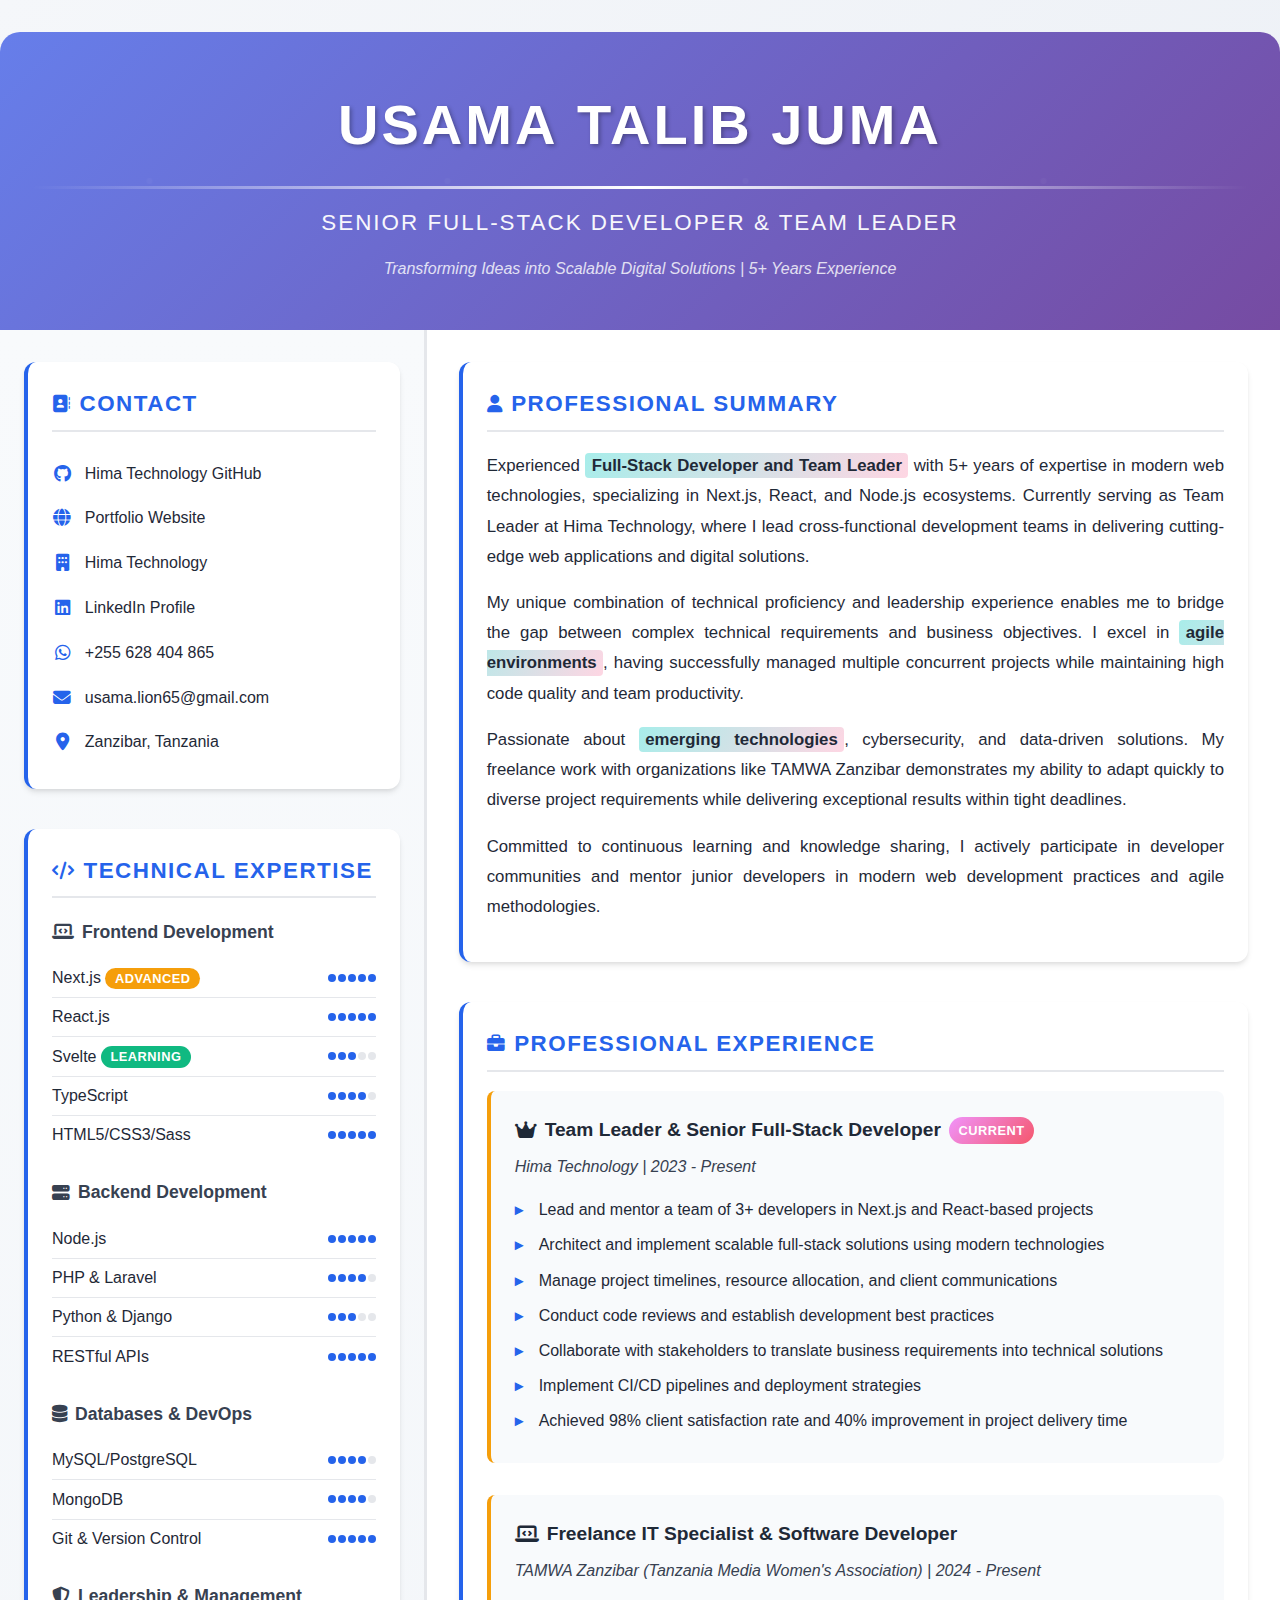
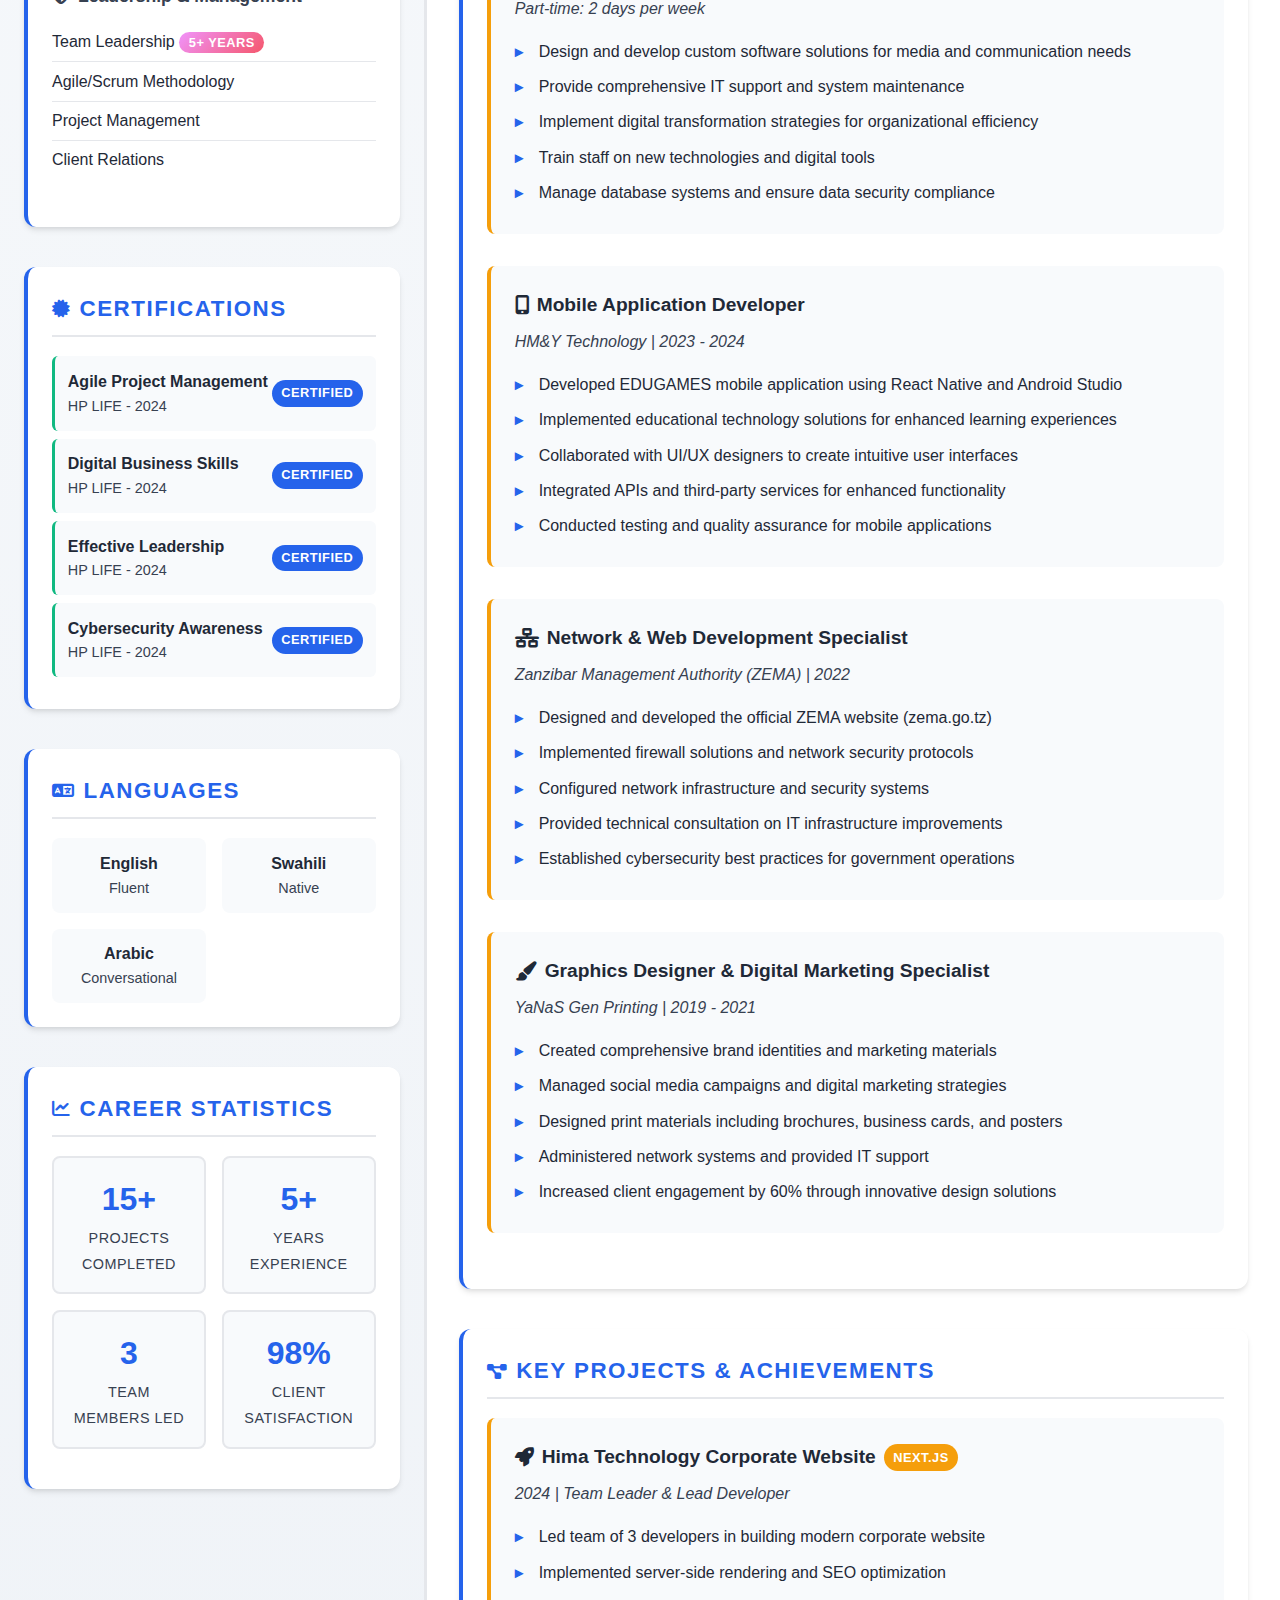
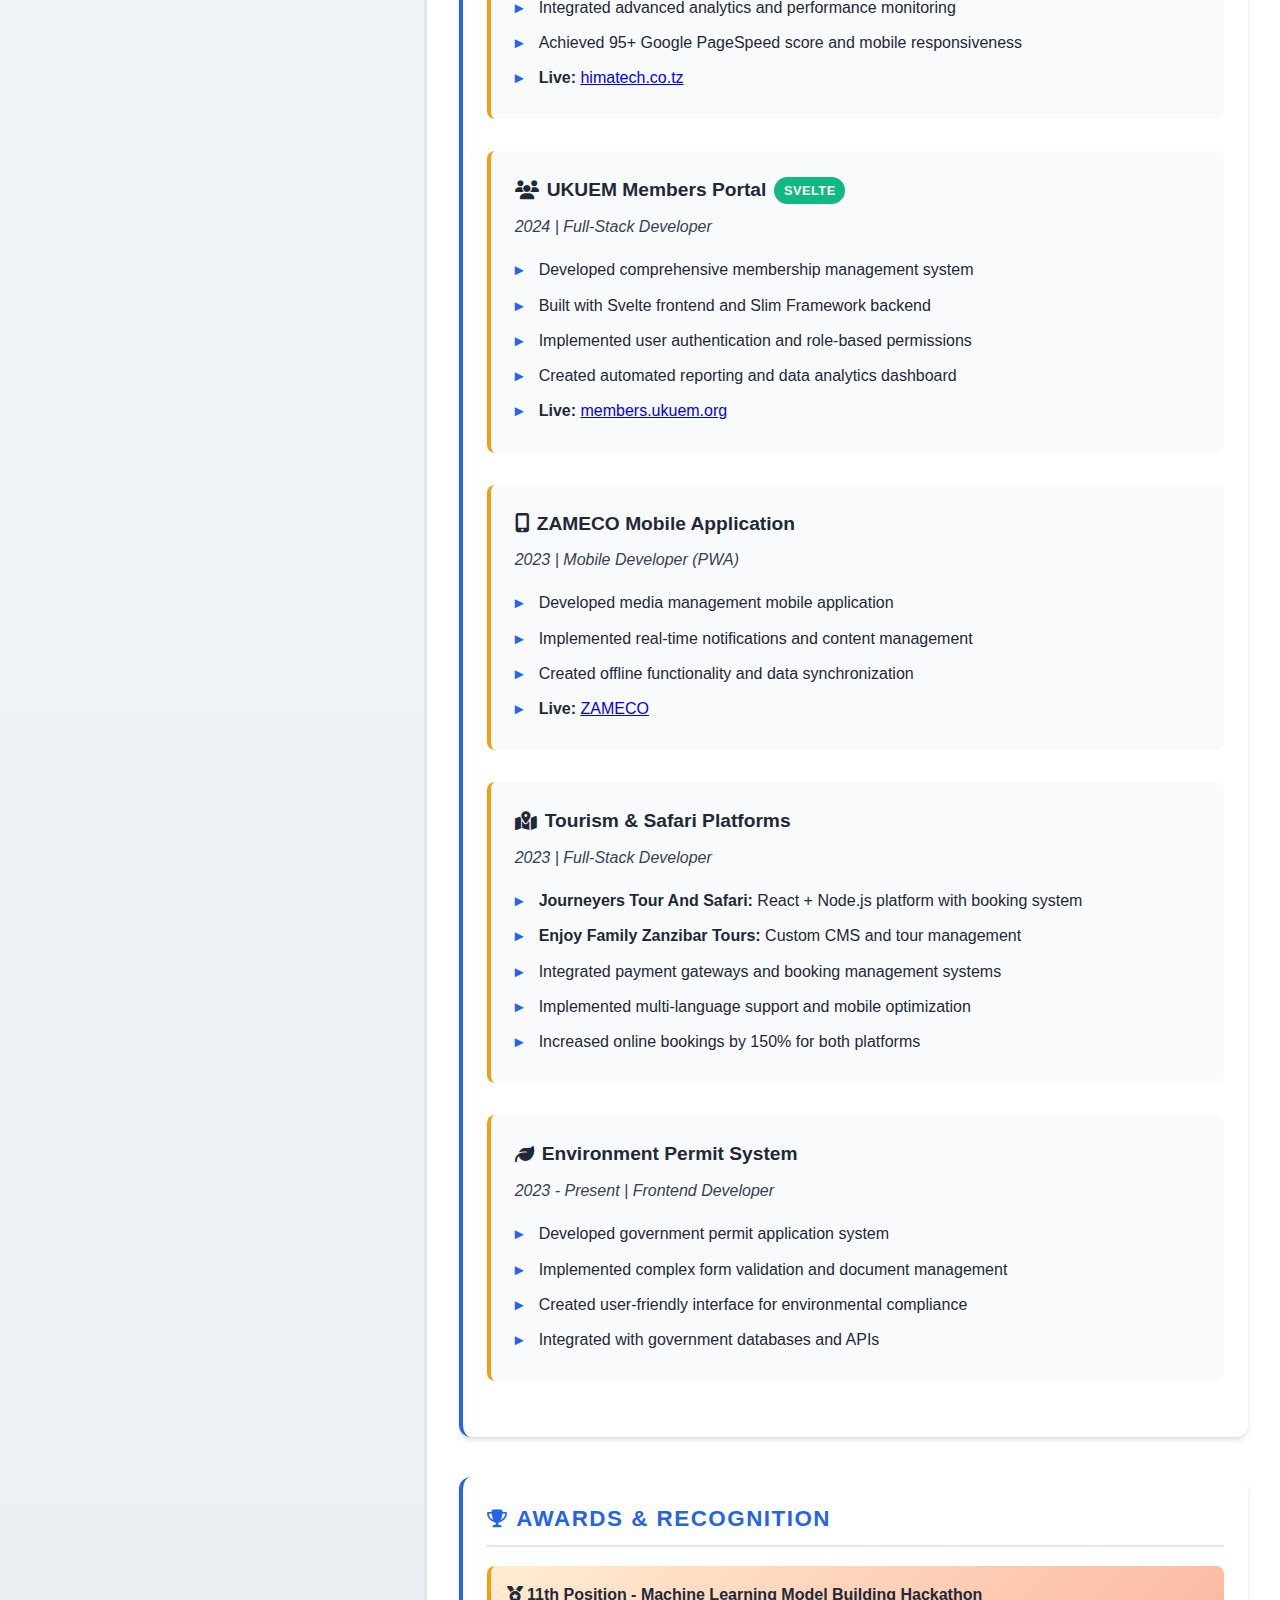
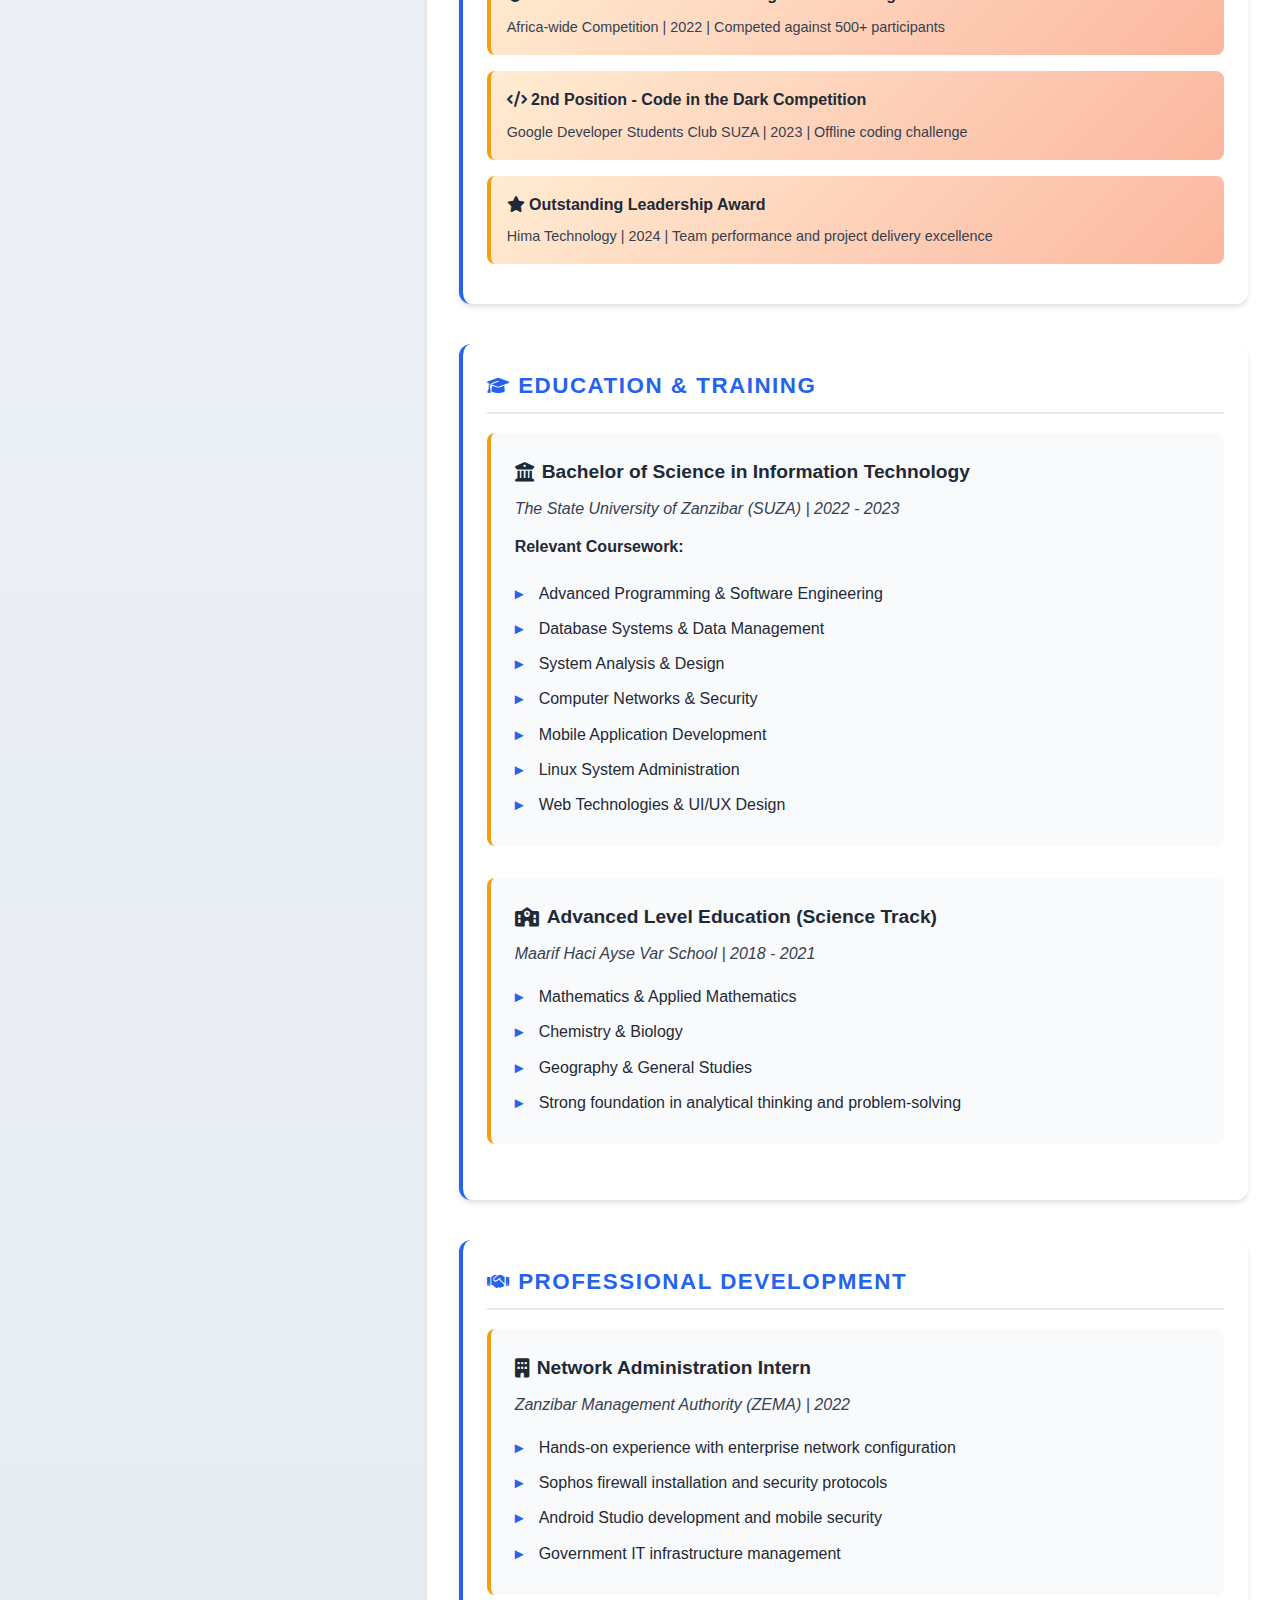
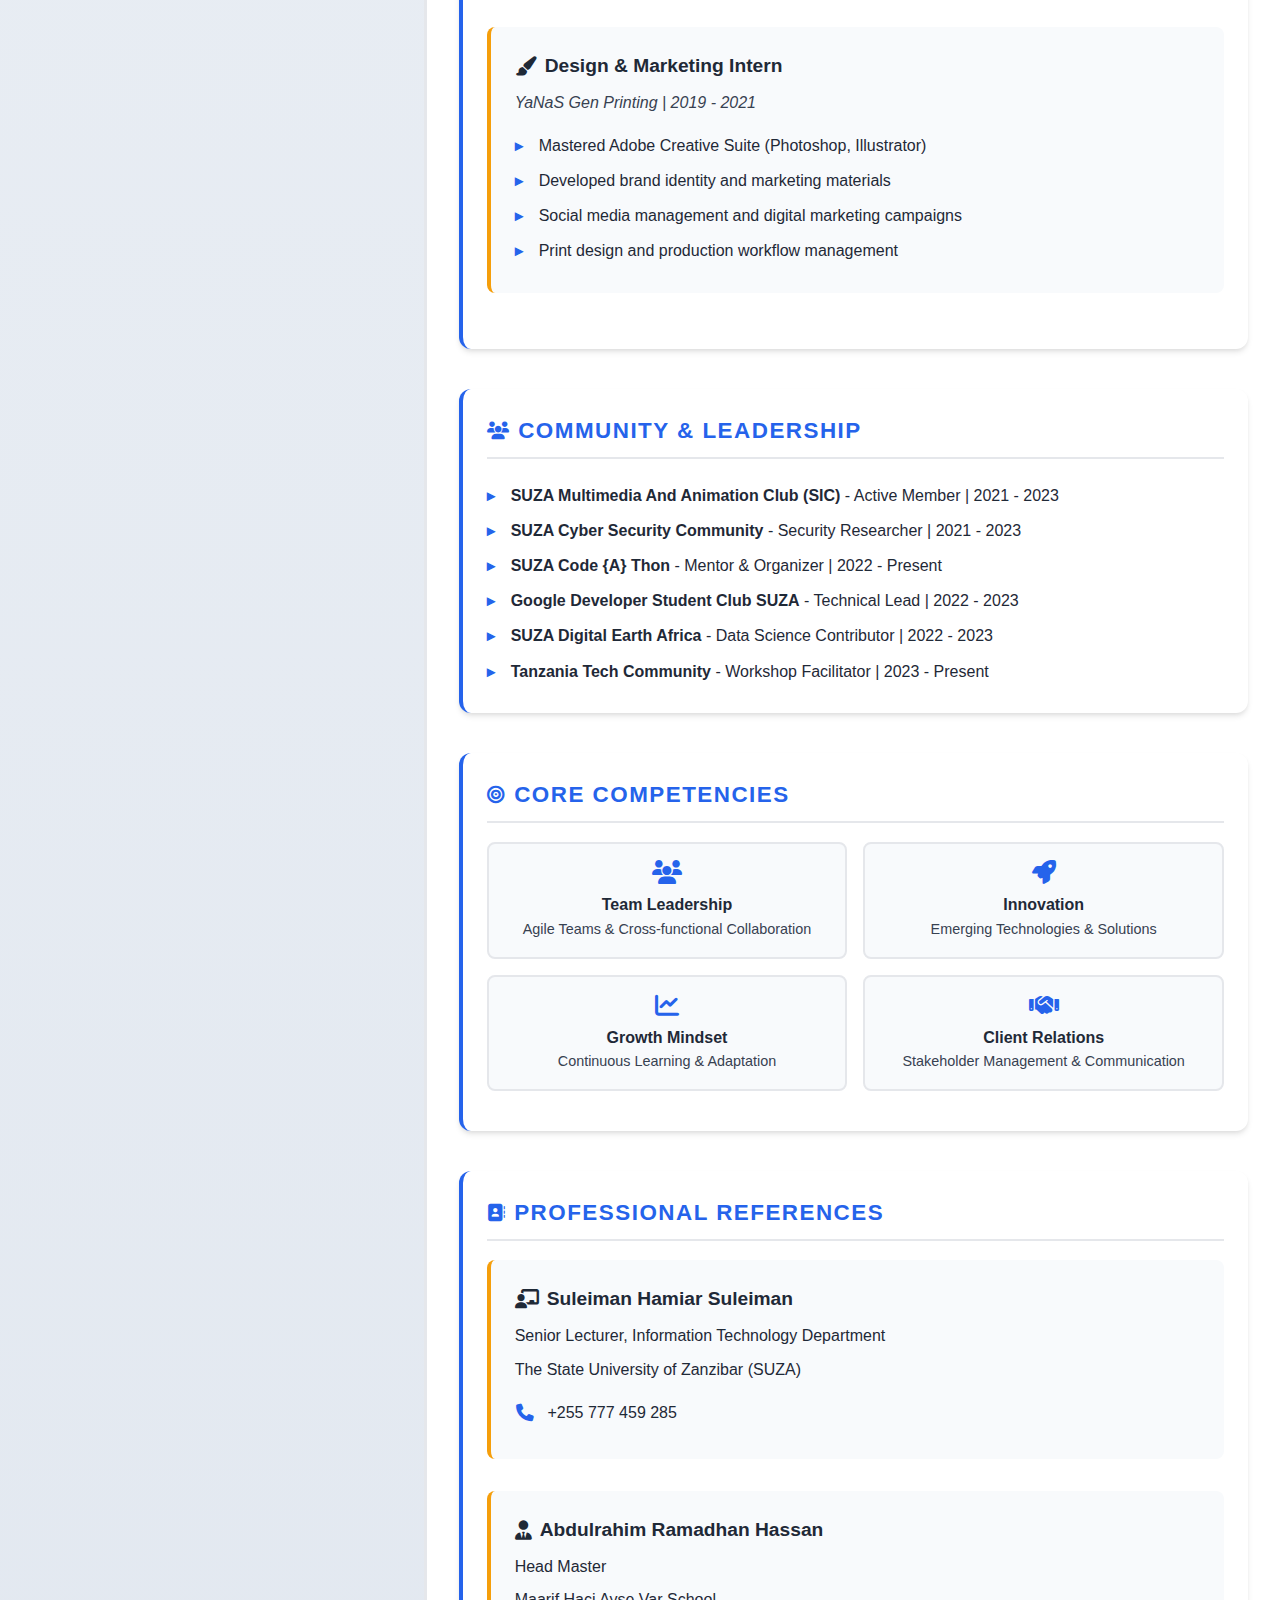
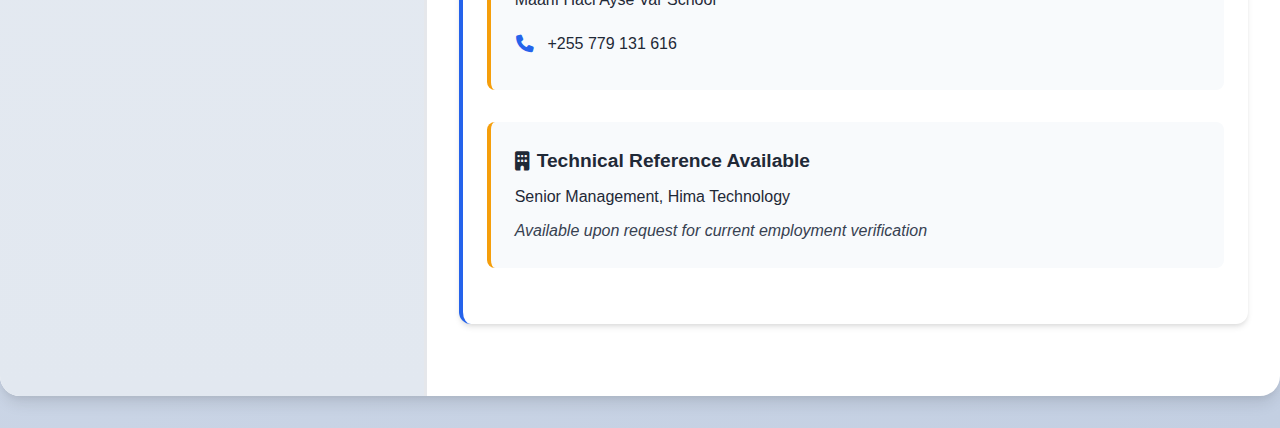
<file: index.html>
<!DOCTYPE html>
<html lang="en">

<head>
    <meta charset="UTF-8">
    <meta http-equiv="X-UA-Compatible" content="IE=edge">
    <meta name="viewport" content="width=device-width, initial-scale=1">
    <link rel="stylesheet" href="https://cdnjs.cloudflare.com/ajax/libs/font-awesome/6.4.0/css/all.min.css">
    <style>
        :root {
            --primary-blue: #2563eb;
            --secondary-blue: #1d4ed8;
            --accent-gold: #f59e0b;
            --dark-gold: #d97706;
            --success-green: #10b981;
            --dark-green: #059669;
            --light-gray: #f8fafc;
            --medium-gray: #e5e7eb;
            --dark-gray: #374151;
            --text-dark: #1f2937;
            --gradient-1: linear-gradient(135deg, #667eea 0%, #764ba2 100%);
            --gradient-2: linear-gradient(135deg, #f093fb 0%, #f5576c 100%);
            --shadow-light: 0 4px 6px -1px rgba(0, 0, 0, 0.1), 0 2px 4px -1px rgba(0, 0, 0, 0.06);
            --shadow-medium: 0 10px 15px -3px rgba(0, 0, 0, 0.1), 0 4px 6px -2px rgba(0, 0, 0, 0.05);
        }

        * {
            margin: 0;
            padding: 0;
            box-sizing: border-box;
        }

        body {
            font-family: 'Segoe UI', Tahoma, Geneva, Verdana, sans-serif;
            line-height: 1.6;
            color: var(--text-dark);
            background: linear-gradient(135deg, #f5f7fa 0%, #c3cfe2 100%);
            min-height: 100vh;
        }

        .container {
            max-width: 1400px;
            margin: 0 auto;
            background: white;
            box-shadow: var(--shadow-medium);
            border-radius: 20px;
            overflow: hidden;
            margin-top: 2rem;
            margin-bottom: 2rem;
        }

        #header {
            background: var(--gradient-1);
            color: white;
            padding: 3rem 2rem;
            text-align: center;
            position: relative;
            overflow: hidden;
        }

        #header::before {
            content: '';
            position: absolute;
            top: 0;
            left: 0;
            right: 0;
            bottom: 0;
            background: url('data:image/svg+xml,<svg xmlns="http://www.w3.org/2000/svg" viewBox="0 0 100 100"><defs><pattern id="grain" width="100" height="100" patternUnits="userSpaceOnUse"><circle cx="50" cy="50" r="1" fill="white" opacity="0.1"/></pattern></defs><rect width="100" height="100" fill="url(%23grain)"/></svg>');
            opacity: 0.3;
        }

        #header .header-content {
            position: relative;
            z-index: 2;
        }

        #header h1 {
            font-size: 3.5rem;
            margin-bottom: 0.5rem;
            letter-spacing: 3px;
            font-weight: 700;
            text-shadow: 2px 2px 4px rgba(0, 0, 0, 0.3);
        }

        #header .subtitle {
            font-size: 1.4rem;
            letter-spacing: 2px;
            margin-bottom: 1rem;
            opacity: 0.95;
        }

        #header .tagline {
            font-size: 1rem;
            opacity: 0.8;
            font-style: italic;
            max-width: 600px;
            margin: 0 auto;
        }

        .divider {
            height: 3px;
            background: linear-gradient(90deg, transparent, white, transparent);
            margin: 1rem 0;
            border-radius: 2px;
        }

        main {
            display: grid;
            grid-template-columns: 1fr 2fr;
            gap: 0;
            min-height: calc(100vh - 200px);
        }

        #mainLeft {
            background: linear-gradient(180deg, #f8fafc 0%, #e2e8f0 100%);
            padding: 2rem 1.5rem;
            border-right: 3px solid var(--medium-gray);
        }

        #mainRight {
            padding: 2rem 2rem;
        }

        section {
            margin-bottom: 2.5rem;
            padding: 1.5rem;
            background: white;
            border-radius: 12px;
            box-shadow: var(--shadow-light);
            border-left: 4px solid var(--primary-blue);
            transition: transform 0.3s ease, box-shadow 0.3s ease;
        }

        section:hover {
            transform: translateY(-2px);
            box-shadow: var(--shadow-medium);
        }

        .section-icon {
            display: inline-block;
            margin-right: 0.5rem;
            color: var(--primary-blue);
            font-size: 1.1rem;
        }

        h2 {
            color: var(--primary-blue);
            margin-bottom: 1.2rem;
            font-size: 1.4rem;
            text-transform: uppercase;
            letter-spacing: 1.5px;
            font-weight: 600;
            display: flex;
            align-items: center;
            border-bottom: 2px solid var(--medium-gray);
            padding-bottom: 0.5rem;
        }

        .skill-category {
            margin-bottom: 1.5rem;
        }

        .skill-category h3 {
            color: var(--dark-gray);
            font-size: 1.1rem;
            margin-bottom: 0.8rem;
            display: flex;
            align-items: center;
            gap: 0.5rem;
        }

        .skill-item {
            display: flex;
            justify-content: space-between;
            align-items: center;
            padding: 0.4rem 0;
            border-bottom: 1px solid var(--medium-gray);
        }

        .skill-item:last-child {
            border-bottom: none;
        }

        .skill-level {
            display: flex;
            gap: 2px;
        }

        .skill-dot {
            width: 8px;
            height: 8px;
            border-radius: 50%;
            background: var(--medium-gray);
        }

        .skill-dot.filled {
            background: var(--primary-blue);
        }

        .badge {
            padding: 0.2rem 0.6rem;
            border-radius: 20px;
            font-size: 0.8rem;
            font-weight: 600;
            text-transform: uppercase;
            letter-spacing: 0.5px;
        }

        .badge-new {
            background: var(--success-green);
            color: white;
        }

        .badge-advanced {
            background: var(--accent-gold);
            color: white;
        }

        .badge-leader {
            background: var(--gradient-2);
            color: white;
        }

        .badge-certified {
            background: var(--primary-blue);
            color: white;
        }

        .contact-item {
            display: flex;
            align-items: center;
            gap: 0.8rem;
            padding: 0.6rem 0;
            transition: all 0.3s ease;
        }

        .contact-item:hover {
            transform: translateX(5px);
            color: var(--primary-blue);
        }

        .contact-item i {
            color: var(--primary-blue);
            width: 20px;
            text-align: center;
            font-size: 1.1rem;
        }

        .contact-item a {
            color: inherit;
            text-decoration: none;
            transition: color 0.3s;
        }

        .contact-item a:hover {
            color: var(--accent-gold);
        }

        .experience-item,
        .project-item,
        .education-item {
            margin-bottom: 2rem;
            padding: 1.5rem;
            background: var(--light-gray);
            border-radius: 8px;
            border-left: 4px solid var(--accent-gold);
        }

        .experience-title,
        .project-title {
            font-size: 1.2rem;
            font-weight: 600;
            color: var(--text-dark);
            margin-bottom: 0.5rem;
            display: flex;
            align-items: center;
            gap: 0.5rem;
        }

        .experience-duration,
        .project-duration {
            color: var(--dark-gray);
            font-style: italic;
            margin-bottom: 0.8rem;
        }

        .achievement-list,
        .responsibility-list {
            list-style: none;
            padding-left: 0;
        }

        .achievement-list li,
        .responsibility-list li {
            padding: 0.3rem 0;
            padding-left: 1.5rem;
            position: relative;
        }

        .achievement-list li:before,
        .responsibility-list li:before {
            content: "▸";
            color: var(--primary-blue);
            position: absolute;
            left: 0;
            font-weight: bold;
        }

        .stats-grid {
            display: grid;
            grid-template-columns: repeat(2, 1fr);
            gap: 1rem;
            margin: 1rem 0;
        }

        .stat-item {
            text-align: center;
            padding: 1rem;
            background: var(--light-gray);
            border-radius: 8px;
            border: 2px solid var(--medium-gray);
        }

        .stat-number {
            font-size: 2rem;
            font-weight: bold;
            color: var(--primary-blue);
            display: block;
        }

        .stat-label {
            font-size: 0.9rem;
            color: var(--dark-gray);
            text-transform: uppercase;
            letter-spacing: 0.5px;
        }

        .languages-grid {
            display: grid;
            grid-template-columns: repeat(2, 1fr);
            gap: 1rem;
        }

        .language-item {
            padding: 0.8rem;
            background: var(--light-gray);
            border-radius: 8px;
            text-align: center;
        }

        .language-name {
            font-weight: 600;
            color: var(--text-dark);
        }

        .language-level {
            font-size: 0.9rem;
            color: var(--dark-gray);
        }

        .about-text {
            text-align: justify;
            line-height: 1.8;
            font-size: 1.05rem;
        }

        .about-text p {
            margin-bottom: 1rem;
        }

        .highlight {
            background: linear-gradient(120deg, #a8edea 0%, #fed6e3 100%);
            padding: 0.2rem 0.4rem;
            border-radius: 4px;
            font-weight: 600;
        }

        @media (max-width: 768px) {
            .container {
                margin: 1rem;
                border-radius: 10px;
            }

            main {
                grid-template-columns: 1fr;
            }

            #header h1 {
                font-size: 2.5rem;
            }

            .stats-grid {
                grid-template-columns: 1fr;
            }

            section {
                padding: 1rem;
            }
        }

        .certification-item {
            display: flex;
            justify-content: space-between;
            align-items: center;
            padding: 0.8rem;
            background: var(--light-gray);
            border-radius: 6px;
            margin-bottom: 0.5rem;
            border-left: 3px solid var(--success-green);
        }

        .cert-info {
            flex: 1;
        }

        .cert-name {
            font-weight: 600;
            color: var(--text-dark);
        }

        .cert-issuer {
            font-size: 0.9rem;
            color: var(--dark-gray);
        }

        .award-item {
            padding: 1rem;
            background: linear-gradient(135deg, #ffecd2 0%, #fcb69f 100%);
            border-radius: 8px;
            margin-bottom: 1rem;
            border-left: 4px solid var(--accent-gold);
        }

        .award-title {
            font-weight: 600;
            color: var(--text-dark);
            margin-bottom: 0.5rem;
        }

        .award-details {
            font-size: 0.9rem;
            color: var(--dark-gray);
        }
    </style>
    <title>Usama Talib Juma - Advanced Resume</title>
</head>

<body>
    <div class="container">
        <header id="header">
            <div class="header-content">
                <h1><b>USAMA</b> TALIB JUMA</h1>
                <div class="divider"></div>
                <div class="subtitle">SENIOR FULL-STACK DEVELOPER & TEAM LEADER</div>
                <div class="tagline">Transforming Ideas into Scalable Digital Solutions | 5+ Years Experience</div>
            </div>
        </header>

        <main>
            <article id="mainLeft">
                <section>
                    <h2><i class="fas fa-address-book section-icon"></i>CONTACT</h2>
                    <div class="contact-item">
                        <i class="fab fa-github"></i>
                        <a href="https://github.com/Hima-Technology" target="_blank">Hima Technology GitHub</a>
                    </div>
                    <div class="contact-item">
                        <i class="fas fa-globe"></i>
                        <a href="https://usamataleb.github.io/resume/" target="_blank">Portfolio Website</a>
                    </div>
                    <div class="contact-item">
                        <i class="fas fa-building"></i>
                        <a href="https://www.himatech.co.tz" target="_blank">Hima Technology</a>
                    </div>
                    <div class="contact-item">
                        <i class="fab fa-linkedin"></i>
                        <a href="#" target="_blank">LinkedIn Profile</a>
                    </div>
                    <div class="contact-item">
                        <i class="fab fa-whatsapp"></i>
                        <a
                            href="https://api.whatsapp.com/send?phone=255749020146&text=Hello! USAMA TALIB, I need to work with you.">+255
                            628 404 865</a>
                    </div>
                    <div class="contact-item">
                        <i class="fas fa-envelope"></i>
                        <a href="mailto:usama.lion65@gmail.com">usama.lion65@gmail.com</a>
                    </div>
                    <div class="contact-item">
                        <i class="fas fa-map-marker-alt"></i>
                        <span>Zanzibar, Tanzania</span>
                    </div>
                </section>

                <section>
                    <h2><i class="fas fa-code section-icon"></i>TECHNICAL EXPERTISE</h2>

                    <div class="skill-category">
                        <h3><i class="fas fa-laptop-code"></i>Frontend Development</h3>
                        <div class="skill-item">
                            <span>Next.js <span class="badge badge-advanced">Advanced</span></span>
                            <div class="skill-level">
                                <div class="skill-dot filled"></div>
                                <div class="skill-dot filled"></div>
                                <div class="skill-dot filled"></div>
                                <div class="skill-dot filled"></div>
                                <div class="skill-dot filled"></div>
                            </div>
                        </div>
                        <div class="skill-item">
                            <span>React.js</span>
                            <div class="skill-level">
                                <div class="skill-dot filled"></div>
                                <div class="skill-dot filled"></div>
                                <div class="skill-dot filled"></div>
                                <div class="skill-dot filled"></div>
                                <div class="skill-dot filled"></div>
                            </div>
                        </div>
                        <div class="skill-item">
                            <span>Svelte <span class="badge badge-new">Learning</span></span>
                            <div class="skill-level">
                                <div class="skill-dot filled"></div>
                                <div class="skill-dot filled"></div>
                                <div class="skill-dot filled"></div>
                                <div class="skill-dot"></div>
                                <div class="skill-dot"></div>
                            </div>
                        </div>
                        <div class="skill-item">
                            <span>TypeScript</span>
                            <div class="skill-level">
                                <div class="skill-dot filled"></div>
                                <div class="skill-dot filled"></div>
                                <div class="skill-dot filled"></div>
                                <div class="skill-dot filled"></div>
                                <div class="skill-dot"></div>
                            </div>
                        </div>
                        <div class="skill-item">
                            <span>HTML5/CSS3/Sass</span>
                            <div class="skill-level">
                                <div class="skill-dot filled"></div>
                                <div class="skill-dot filled"></div>
                                <div class="skill-dot filled"></div>
                                <div class="skill-dot filled"></div>
                                <div class="skill-dot filled"></div>
                            </div>
                        </div>
                    </div>

                    <div class="skill-category">
                        <h3><i class="fas fa-server"></i>Backend Development</h3>
                        <div class="skill-item">
                            <span>Node.js</span>
                            <div class="skill-level">
                                <div class="skill-dot filled"></div>
                                <div class="skill-dot filled"></div>
                                <div class="skill-dot filled"></div>
                                <div class="skill-dot filled"></div>
                                <div class="skill-dot filled"></div>
                            </div>
                        </div>
                        <div class="skill-item">
                            <span>PHP & Laravel</span>
                            <div class="skill-level">
                                <div class="skill-dot filled"></div>
                                <div class="skill-dot filled"></div>
                                <div class="skill-dot filled"></div>
                                <div class="skill-dot filled"></div>
                                <div class="skill-dot"></div>
                            </div>
                        </div>
                        <div class="skill-item">
                            <span>Python & Django</span>
                            <div class="skill-level">
                                <div class="skill-dot filled"></div>
                                <div class="skill-dot filled"></div>
                                <div class="skill-dot filled"></div>
                                <div class="skill-dot"></div>
                                <div class="skill-dot"></div>
                            </div>
                        </div>
                        <div class="skill-item">
                            <span>RESTful APIs</span>
                            <div class="skill-level">
                                <div class="skill-dot filled"></div>
                                <div class="skill-dot filled"></div>
                                <div class="skill-dot filled"></div>
                                <div class="skill-dot filled"></div>
                                <div class="skill-dot filled"></div>
                            </div>
                        </div>
                    </div>

                    <div class="skill-category">
                        <h3><i class="fas fa-database"></i>Databases & DevOps</h3>
                        <div class="skill-item">
                            <span>MySQL/PostgreSQL</span>
                            <div class="skill-level">
                                <div class="skill-dot filled"></div>
                                <div class="skill-dot filled"></div>
                                <div class="skill-dot filled"></div>
                                <div class="skill-dot filled"></div>
                                <div class="skill-dot"></div>
                            </div>
                        </div>
                        <div class="skill-item">
                            <span>MongoDB</span>
                            <div class="skill-level">
                                <div class="skill-dot filled"></div>
                                <div class="skill-dot filled"></div>
                                <div class="skill-dot filled"></div>
                                <div class="skill-dot filled"></div>
                                <div class="skill-dot"></div>
                            </div>
                        </div>
                        <div class="skill-item">
                            <span>Git & Version Control</span>
                            <div class="skill-level">
                                <div class="skill-dot filled"></div>
                                <div class="skill-dot filled"></div>
                                <div class="skill-dot filled"></div>
                                <div class="skill-dot filled"></div>
                                <div class="skill-dot filled"></div>
                            </div>
                        </div>
                        <!-- <div class="skill-item">
                            <span>Docker & Containers</span>
                            <div class="skill-level">
                                <div class="skill-dot filled"></div>
                                <div class="skill-dot filled"></div>
                                <div class="skill-dot filled"></div>
                                <div class="skill-dot"></div>
                                <div class="skill-dot"></div>
                            </div>
                        </div>
                        -->
                    </div>

                    <div class="skill-category">
                        <h3><i class="fas fa-shield-alt"></i>Leadership & Management</h3>
                        <div class="skill-item">
                            <span>Team Leadership <span class="badge badge-leader">5+ Years</span></span>
                        </div>
                        <div class="skill-item">
                            <span>Agile/Scrum Methodology</span>
                        </div>
                        <div class="skill-item">
                            <span>Project Management</span>
                        </div>
                        <div class="skill-item">
                            <span>Client Relations</span>
                        </div>
                    </div>
                </section>

                <section>
                    <h2><i class="fas fa-certificate section-icon"></i>CERTIFICATIONS</h2>
                    <div class="certification-item">
                        <div class="cert-info">
                            <div class="cert-name">Agile Project Management</div>
                            <div class="cert-issuer">HP LIFE - 2024</div>
                        </div>
                        <span class="badge badge-certified">Certified</span>
                    </div>
                    <div class="certification-item">
                        <div class="cert-info">
                            <div class="cert-name">Digital Business Skills</div>
                            <div class="cert-issuer">HP LIFE - 2024</div>
                        </div>
                        <span class="badge badge-certified">Certified</span>
                    </div>
                    <div class="certification-item">
                        <div class="cert-info">
                            <div class="cert-name">Effective Leadership</div>
                            <div class="cert-issuer">HP LIFE - 2024</div>
                        </div>
                        <span class="badge badge-certified">Certified</span>
                    </div>
                    <div class="certification-item">
                        <div class="cert-info">
                            <div class="cert-name">Cybersecurity Awareness</div>
                            <div class="cert-issuer">HP LIFE - 2024</div>
                        </div>
                        <span class="badge badge-certified">Certified</span>
                    </div>
                </section>

                <section>
                    <h2><i class="fas fa-language section-icon"></i>LANGUAGES</h2>
                    <div class="languages-grid">
                        <div class="language-item">
                            <div class="language-name">English</div>
                            <div class="language-level">Fluent</div>
                        </div>
                        <div class="language-item">
                            <div class="language-name">Swahili</div>
                            <div class="language-level">Native</div>
                        </div>
                        <div class="language-item">
                            <div class="language-name">Arabic</div>
                            <div class="language-level">Conversational</div>
                        </div>
                    </div>
                </section>

                <section>
                    <h2><i class="fas fa-chart-line section-icon"></i>CAREER STATISTICS</h2>
                    <div class="stats-grid">
                        <div class="stat-item">
                            <span class="stat-number">15+</span>
                            <span class="stat-label">Projects Completed</span>
                        </div>
                        <div class="stat-item">
                            <span class="stat-number">5+</span>
                            <span class="stat-label">Years Experience</span>
                        </div>
                        <div class="stat-item">
                            <span class="stat-number">3</span>
                            <span class="stat-label">Team Members Led</span>
                        </div>
                        <div class="stat-item">
                            <span class="stat-number">98%</span>
                            <span class="stat-label">Client Satisfaction</span>
                        </div>
                    </div>
                </section>
            </article>

            <article id="mainRight">
                <section>
                    <h2><i class="fas fa-user section-icon"></i>PROFESSIONAL SUMMARY</h2>
                    <div class="about-text">
                        <p>Experienced <span class="highlight">Full-Stack Developer and Team Leader</span> with 5+ years
                            of expertise in modern web technologies, specializing in Next.js, React, and Node.js
                            ecosystems. Currently serving as Team Leader at Hima Technology, where I lead
                            cross-functional development teams in delivering cutting-edge web applications and digital
                            solutions.</p>

                        <p>My unique combination of technical proficiency and leadership experience enables me to bridge
                            the gap between complex technical requirements and business objectives. I excel in <span
                                class="highlight">agile environments</span>, having successfully managed multiple
                            concurrent projects while maintaining high code quality and team productivity.</p>

                        <p>Passionate about <span class="highlight">emerging technologies</span>, cybersecurity, and
                            data-driven solutions. My freelance work with organizations like TAMWA Zanzibar demonstrates
                            my ability to adapt quickly to diverse project requirements while delivering exceptional
                            results within tight deadlines.</p>

                        <p>Committed to continuous learning and knowledge sharing, I actively participate in developer
                            communities and mentor junior developers in modern web development practices and agile
                            methodologies.</p>
                    </div>
                </section>

                <section>
                    <h2><i class="fas fa-briefcase section-icon"></i>PROFESSIONAL EXPERIENCE</h2>

                    <div class="experience-item">
                        <div class="experience-title">
                            <i class="fas fa-crown"></i>
                            Team Leader & Senior Full-Stack Developer
                            <span class="badge badge-leader">Current</span>
                        </div>
                        <div class="experience-duration">Hima Technology | 2023 - Present</div>
                        <ul class="responsibility-list">
                            <li>Lead and mentor a team of 3+ developers in Next.js and React-based projects</li>
                            <li>Architect and implement scalable full-stack solutions using modern technologies</li>
                            <li>Manage project timelines, resource allocation, and client communications</li>
                            <li>Conduct code reviews and establish development best practices</li>
                            <li>Collaborate with stakeholders to translate business requirements into technical
                                solutions</li>
                            <li>Implement CI/CD pipelines and deployment strategies</li>
                            <li>Achieved 98% client satisfaction rate and 40% improvement in project delivery time</li>
                        </ul>
                    </div>

                    <div class="experience-item">
                        <div class="experience-title">
                            <i class="fas fa-laptop-code"></i>
                            Freelance IT Specialist & Software Developer
                        </div>
                        <div class="experience-duration">TAMWA Zanzibar (Tanzania Media Women's Association) | 2024 -
                            Present</div>
                        <div style="margin-bottom: 0.8rem; font-style: italic; color: var(--dark-gray);">Part-time: 2
                            days per week</div>
                        <ul class="responsibility-list">
                            <li>Design and develop custom software solutions for media and communication needs</li>
                            <li>Provide comprehensive IT support and system maintenance</li>
                            <li>Implement digital transformation strategies for organizational efficiency</li>
                            <li>Train staff on new technologies and digital tools</li>
                            <li>Manage database systems and ensure data security compliance</li>
                        </ul>
                    </div>

                    <div class="experience-item">
                        <div class="experience-title">
                            <i class="fas fa-mobile-alt"></i>
                            Mobile Application Developer
                        </div>
                        <div class="experience-duration">HM&Y Technology | 2023 - 2024</div>
                        <ul class="responsibility-list">
                            <li>Developed EDUGAMES mobile application using React Native and Android Studio</li>
                            <li>Implemented educational technology solutions for enhanced learning experiences</li>
                            <li>Collaborated with UI/UX designers to create intuitive user interfaces</li>
                            <li>Integrated APIs and third-party services for enhanced functionality</li>
                            <li>Conducted testing and quality assurance for mobile applications</li>
                        </ul>
                    </div>

                    <div class="experience-item">
                        <div class="experience-title">
                            <i class="fas fa-network-wired"></i>
                            Network & Web Development Specialist
                        </div>
                        <div class="experience-duration">Zanzibar Management Authority (ZEMA) | 2022</div>
                        <ul class="responsibility-list">
                            <li>Designed and developed the official ZEMA website (zema.go.tz)</li>
                            <li>Implemented firewall solutions and network security protocols</li>
                            <li>Configured network infrastructure and security systems</li>
                            <li>Provided technical consultation on IT infrastructure improvements</li>
                            <li>Established cybersecurity best practices for government operations</li>
                        </ul>
                    </div>

                    <div class="experience-item">
                        <div class="experience-title">
                            <i class="fas fa-paint-brush"></i>
                            Graphics Designer & Digital Marketing Specialist
                        </div>
                        <div class="experience-duration">YaNaS Gen Printing | 2019 - 2021</div>
                        <ul class="responsibility-list">
                            <li>Created comprehensive brand identities and marketing materials</li>
                            <li>Managed social media campaigns and digital marketing strategies</li>
                            <li>Designed print materials including brochures, business cards, and posters</li>
                            <li>Administered network systems and provided IT support</li>
                            <li>Increased client engagement by 60% through innovative design solutions</li>
                        </ul>
                    </div>
                </section>

                <section>
                    <h2><i class="fas fa-project-diagram section-icon"></i>KEY PROJECTS & ACHIEVEMENTS</h2>

                    <div class="project-item">
                        <div class="project-title">
                            <i class="fas fa-rocket"></i>
                            Hima Technology Corporate Website
                            <span class="badge badge-advanced">Next.js</span>
                        </div>
                        <div class="project-duration">2024 | Team Leader & Lead Developer</div>
                        <ul class="achievement-list">
                            <li>Led team of 3 developers in building modern corporate website</li>
                            <li>Implemented server-side rendering and SEO optimization</li>
                            <li>Integrated advanced analytics and performance monitoring</li>
                            <li>Achieved 95+ Google PageSpeed score and mobile responsiveness</li>
                            <li><strong>Live:</strong> <a href="https://www.himatech.co.tz"
                                    target="_blank">himatech.co.tz</a></li>
                        </ul>
                    </div>

                    <div class="project-item">
                        <div class="project-title">
                            <i class="fas fa-users"></i>
                            UKUEM Members Portal
                            <span class="badge badge-new">Svelte</span>
                        </div>
                        <div class="project-duration">2024 | Full-Stack Developer</div>
                        <ul class="achievement-list">
                            <li>Developed comprehensive membership management system</li>
                            <li>Built with Svelte frontend and Slim Framework backend</li>
                            <li>Implemented user authentication and role-based permissions</li>
                            <li>Created automated reporting and data analytics dashboard</li>
                            <li><strong>Live:</strong> <a href="http://members.ukuem.org/"
                                    target="_blank">members.ukuem.org</a></li>
                        </ul>
                    </div>

                    <div class="project-item">
                        <div class="project-title">
                            <i class="fas fa-mobile-alt"></i>
                            ZAMECO Mobile Application
                        </div>
                        <div class="project-duration">2023 | Mobile Developer (PWA)</div>
                        <ul class="achievement-list">
                            <li>Developed media management mobile application</li>
                            <li>Implemented real-time notifications and content management</li>
                            <li>Created offline functionality and data synchronization</li>
                            <!-- <li>Deployed to both Android and iOS platforms</li>-->
                            <li><strong>Live:</strong> <a href="https://www.zameco.tamwaznz.co.tz"
                                    target="_blank">ZAMECO</a></li>


                        </ul>
                    </div>


                    <div class="project-item">
                        <div class="project-title">
                            <i class="fas fa-map-marked-alt"></i>
                            Tourism & Safari Platforms
                        </div>
                        <div class="project-duration">2023 | Full-Stack Developer</div>
                        <ul class="achievement-list">
                            <li><strong>Journeyers Tour And Safari:</strong> React + Node.js platform with booking
                                system</li>
                            <li><strong>Enjoy Family Zanzibar Tours:</strong> Custom CMS and tour management</li>
                            <li>Integrated payment gateways and booking management systems</li>
                            <li>Implemented multi-language support and mobile optimization</li>
                            <li>Increased online bookings by 150% for both platforms</li>
                        </ul>
                    </div>


                    <div class="project-item">
                        <div class="project-title">
                            <i class="fas fa-leaf"></i>
                            Environment Permit System
                        </div>
                        <div class="project-duration">2023 - Present | Frontend Developer</div>
                        <ul class="achievement-list">
                            <li>Developed government permit application system</li>
                            <li>Implemented complex form validation and document management</li>
                            <li>Created user-friendly interface for environmental compliance</li>
                            <li>Integrated with government databases and APIs</li>
                        </ul>
                    </div>
                </section>

                <section>
                    <h2><i class="fas fa-trophy section-icon"></i>AWARDS & RECOGNITION</h2>

                    <div class="award-item">
                        <div class="award-title">
                            <i class="fas fa-medal"></i>
                            11th Position - Machine Learning Model Building Hackathon
                        </div>
                        <div class="award-details">Africa-wide Competition | 2022 | Competed against 500+ participants
                        </div>
                    </div>

                    <div class="award-item">
                        <div class="award-title">
                            <i class="fas fa-code"></i>
                            2nd Position - Code in the Dark Competition
                        </div>
                        <div class="award-details">Google Developer Students Club SUZA | 2023 | Offline coding challenge
                        </div>
                    </div>

                    <div class="award-item">
                        <div class="award-title">
                            <i class="fas fa-star"></i>
                            Outstanding Leadership Award
                        </div>
                        <div class="award-details">Hima Technology | 2024 | Team performance and project delivery
                            excellence</div>
                    </div>
                </section>

                <section>
                    <h2><i class="fas fa-graduation-cap section-icon"></i>EDUCATION & TRAINING</h2>

                    <div class="education-item">
                        <div class="experience-title">
                            <i class="fas fa-university"></i>
                            Bachelor of Science in Information Technology
                        </div>
                        <div class="experience-duration">The State University of Zanzibar (SUZA) | 2022 - 2023</div>
                        <div style="margin-bottom: 1rem; font-weight: 600;">Relevant Coursework:</div>
                        <ul class="responsibility-list">
                            <li>Advanced Programming & Software Engineering</li>
                            <li>Database Systems & Data Management</li>
                            <li>System Analysis & Design</li>
                            <li>Computer Networks & Security</li>
                            <li>Mobile Application Development</li>
                            <li>Linux System Administration</li>
                            <li>Web Technologies & UI/UX Design</li>
                        </ul>
                    </div>

                    <div class="education-item">
                        <div class="experience-title">
                            <i class="fas fa-school"></i>
                            Advanced Level Education (Science Track)
                        </div>
                        <div class="experience-duration">Maarif Haci Ayse Var School | 2018 - 2021</div>
                        <ul class="responsibility-list">
                            <li>Mathematics & Applied Mathematics</li>
                            <li>Chemistry & Biology</li>
                            <li>Geography & General Studies</li>
                            <li>Strong foundation in analytical thinking and problem-solving</li>
                        </ul>
                    </div>
                </section>

                <section>
                    <h2><i class="fas fa-handshake section-icon"></i>PROFESSIONAL DEVELOPMENT</h2>

                    <div class="experience-item">
                        <div class="experience-title">
                            <i class="fas fa-building"></i>
                            Network Administration Intern
                        </div>
                        <div class="experience-duration">Zanzibar Management Authority (ZEMA) | 2022</div>
                        <ul class="responsibility-list">
                            <li>Hands-on experience with enterprise network configuration</li>
                            <li>Sophos firewall installation and security protocols</li>
                            <li>Android Studio development and mobile security</li>
                            <li>Government IT infrastructure management</li>
                        </ul>
                    </div>

                    <div class="experience-item">
                        <div class="experience-title">
                            <i class="fas fa-paint-brush"></i>
                            Design & Marketing Intern
                        </div>
                        <div class="experience-duration">YaNaS Gen Printing | 2019 - 2021</div>
                        <ul class="responsibility-list">
                            <li>Mastered Adobe Creative Suite (Photoshop, Illustrator)</li>
                            <li>Developed brand identity and marketing materials</li>
                            <li>Social media management and digital marketing campaigns</li>
                            <li>Print design and production workflow management</li>
                        </ul>
                    </div>
                </section>

                <section>
                    <h2><i class="fas fa-users section-icon"></i>COMMUNITY & LEADERSHIP</h2>

                    <ul class="responsibility-list">
                        <li><strong>SUZA Multimedia And Animation Club (SIC)</strong> - Active Member | 2021 - 2023</li>
                        <li><strong>SUZA Cyber Security Community</strong> - Security Researcher | 2021 - 2023</li>
                        <li><strong>SUZA Code {A} Thon</strong> - Mentor & Organizer | 2022 - Present</li>
                        <li><strong>Google Developer Student Club SUZA</strong> - Technical Lead | 2022 - 2023</li>
                        <li><strong>SUZA Digital Earth Africa</strong> - Data Science Contributor | 2022 - 2023</li>
                        <li><strong>Tanzania Tech Community</strong> - Workshop Facilitator | 2023 - Present</li>
                    </ul>
                </section>

                <section>
                    <h2><i class="fas fa-bullseye section-icon"></i>CORE COMPETENCIES</h2>

                    <div class="stats-grid">
                        <div class="stat-item">
                            <i class="fas fa-users"
                                style="font-size: 1.5rem; color: var(--primary-blue); margin-bottom: 0.5rem;"></i>
                            <div style="font-weight: 600;">Team Leadership</div>
                            <div style="font-size: 0.9rem; color: var(--dark-gray);">Agile Teams & Cross-functional
                                Collaboration</div>
                        </div>
                        <div class="stat-item">
                            <i class="fas fa-rocket"
                                style="font-size: 1.5rem; color: var(--primary-blue); margin-bottom: 0.5rem;"></i>
                            <div style="font-weight: 600;">Innovation</div>
                            <div style="font-size: 0.9rem; color: var(--dark-gray);">Emerging Technologies & Solutions
                            </div>
                        </div>
                        <div class="stat-item">
                            <i class="fas fa-chart-line"
                                style="font-size: 1.5rem; color: var(--primary-blue); margin-bottom: 0.5rem;"></i>
                            <div style="font-weight: 600;">Growth Mindset</div>
                            <div style="font-size: 0.9rem; color: var(--dark-gray);">Continuous Learning & Adaptation
                            </div>
                        </div>
                        <div class="stat-item">
                            <i class="fas fa-handshake"
                                style="font-size: 1.5rem; color: var(--primary-blue); margin-bottom: 0.5rem;"></i>
                            <div style="font-weight: 600;">Client Relations</div>
                            <div style="font-size: 0.9rem; color: var(--dark-gray);">Stakeholder Management &
                                Communication</div>
                        </div>
                    </div>
                </section>

                <section>
                    <h2><i class="fas fa-address-book section-icon"></i>PROFESSIONAL REFERENCES</h2>

                    <div class="experience-item">
                        <div class="experience-title">
                            <i class="fas fa-chalkboard-teacher"></i>
                            Suleiman Hamiar Suleiman
                        </div>
                        <div style="margin-bottom: 0.5rem;">Senior Lecturer, Information Technology Department</div>
                        <div style="margin-bottom: 0.5rem;">The State University of Zanzibar (SUZA)</div>
                        <div class="contact-item">
                            <i class="fas fa-phone"></i>
                            <a href="tel:+255777459285">+255 777 459 285</a>
                        </div>
                    </div>

                    <div class="experience-item">
                        <div class="experience-title">
                            <i class="fas fa-user-tie"></i>
                            Abdulrahim Ramadhan Hassan
                        </div>
                        <div style="margin-bottom: 0.5rem;">Head Master</div>
                        <div style="margin-bottom: 0.5rem;">Maarif Haci Ayse Var School</div>
                        <div class="contact-item">
                            <i class="fas fa-phone"></i>
                            <a href="tel:+255779131616">+255 779 131 616</a>
                        </div>
                    </div>

                    <div class="experience-item">
                        <div class="experience-title">
                            <i class="fas fa-building"></i>
                            Technical Reference Available
                        </div>
                        <div style="margin-bottom: 0.5rem;">Senior Management, Hima Technology</div>
                        <div style="color: var(--dark-gray); font-style: italic;">Available upon request for current
                            employment verification</div>
                    </div>
                </section>
            </article>
        </main>
    </div>
</body>

</html>
</file>
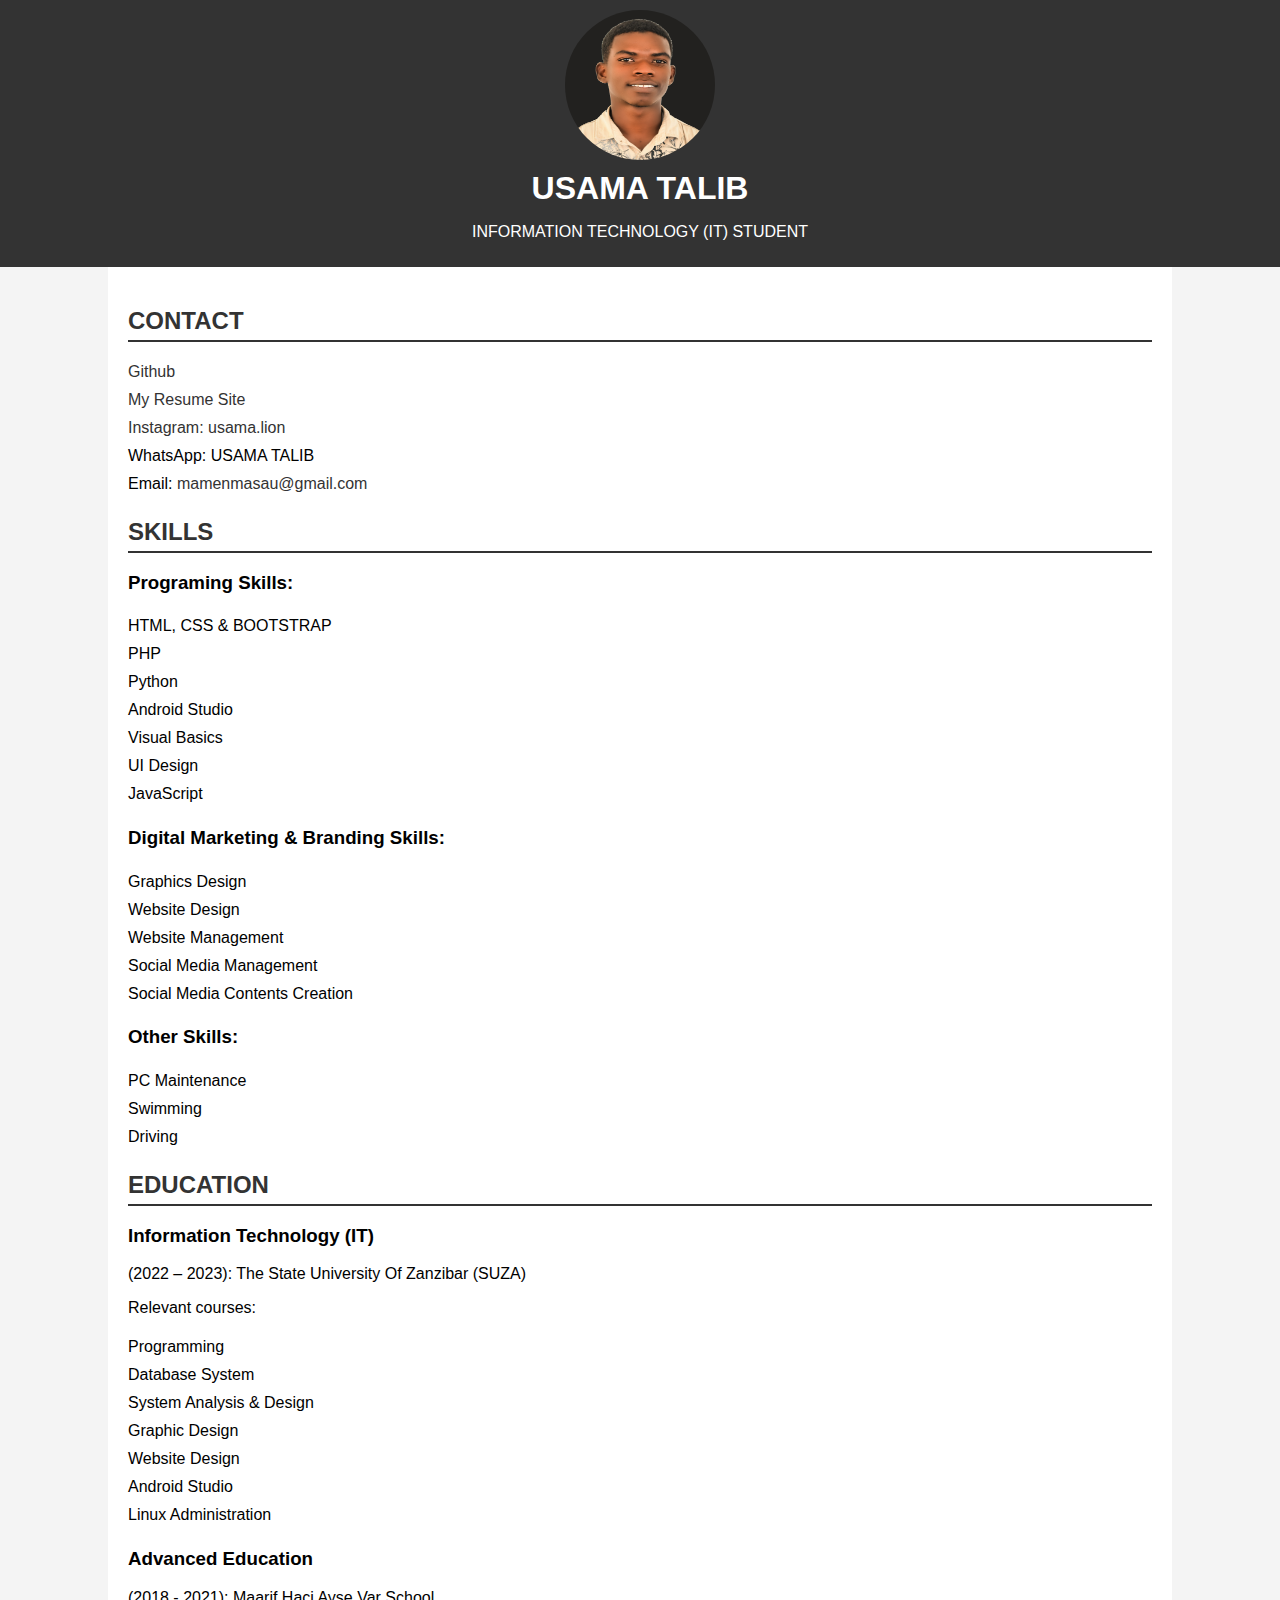
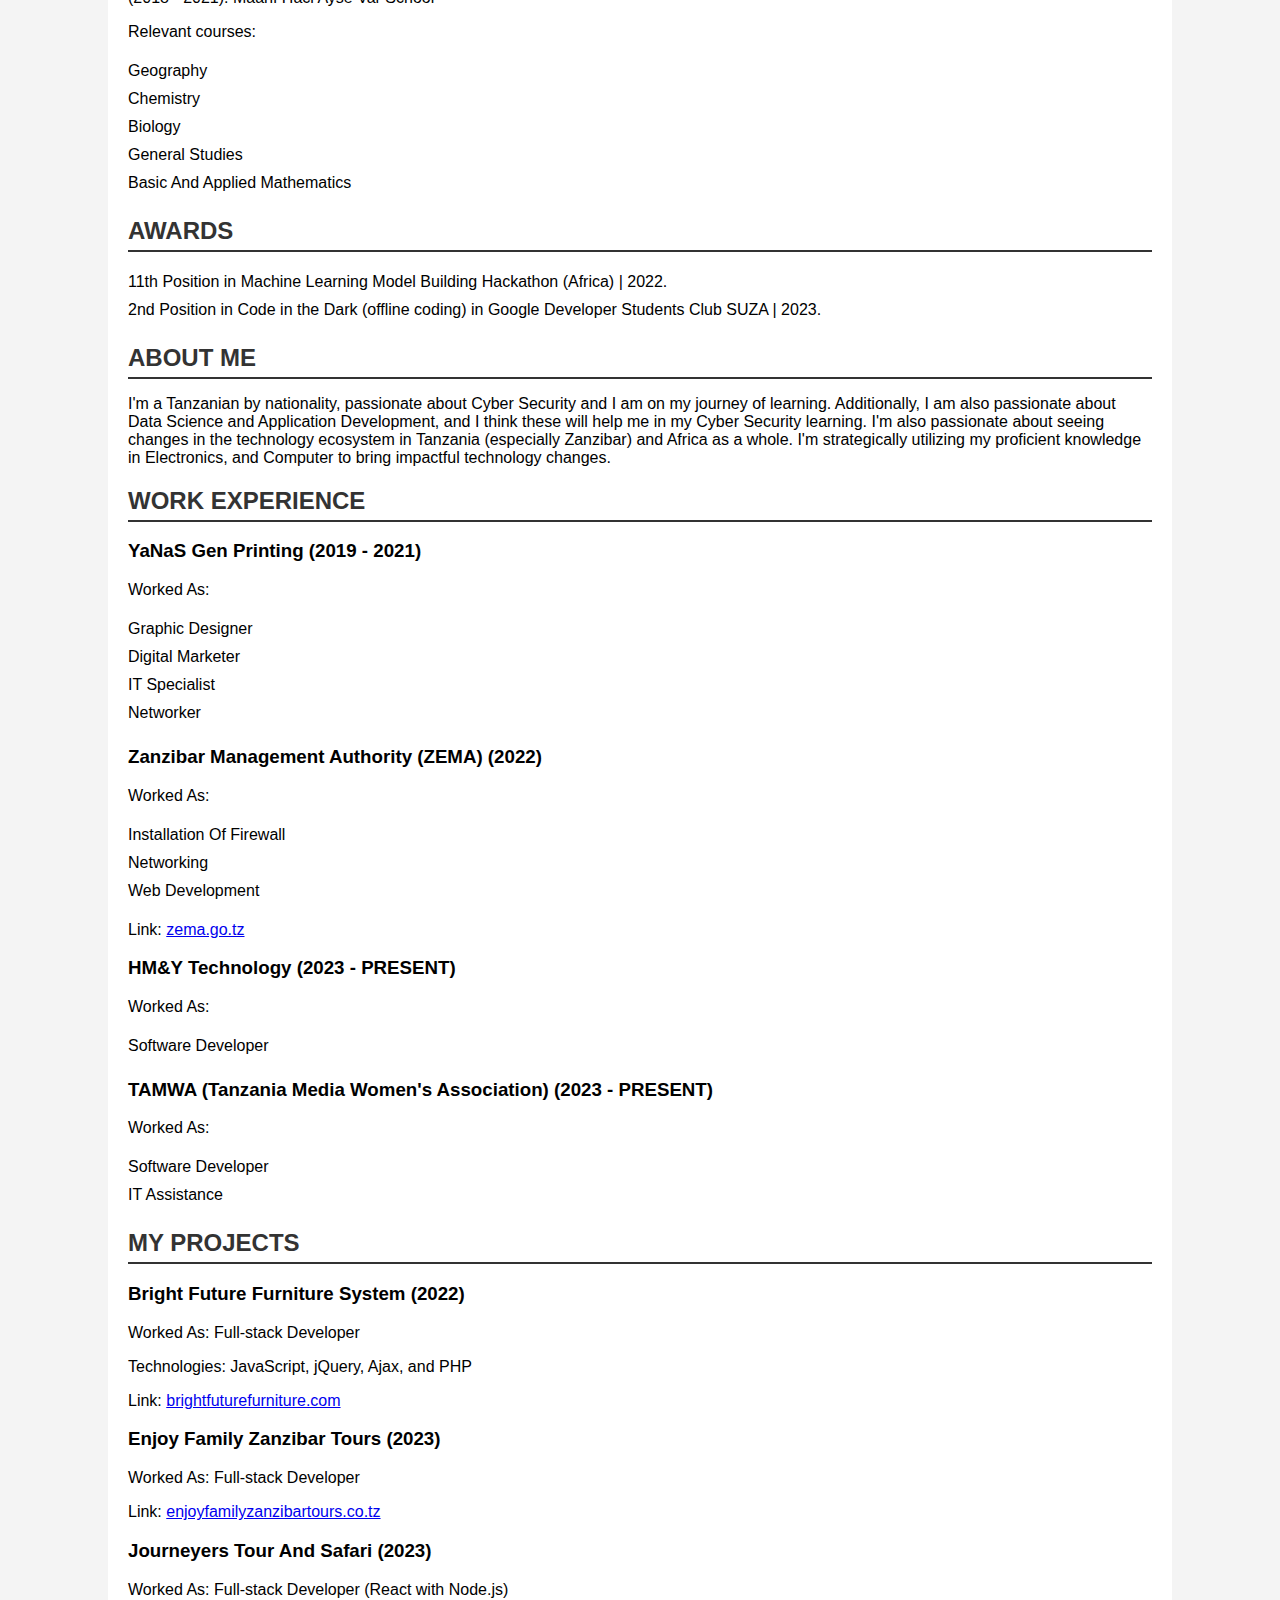
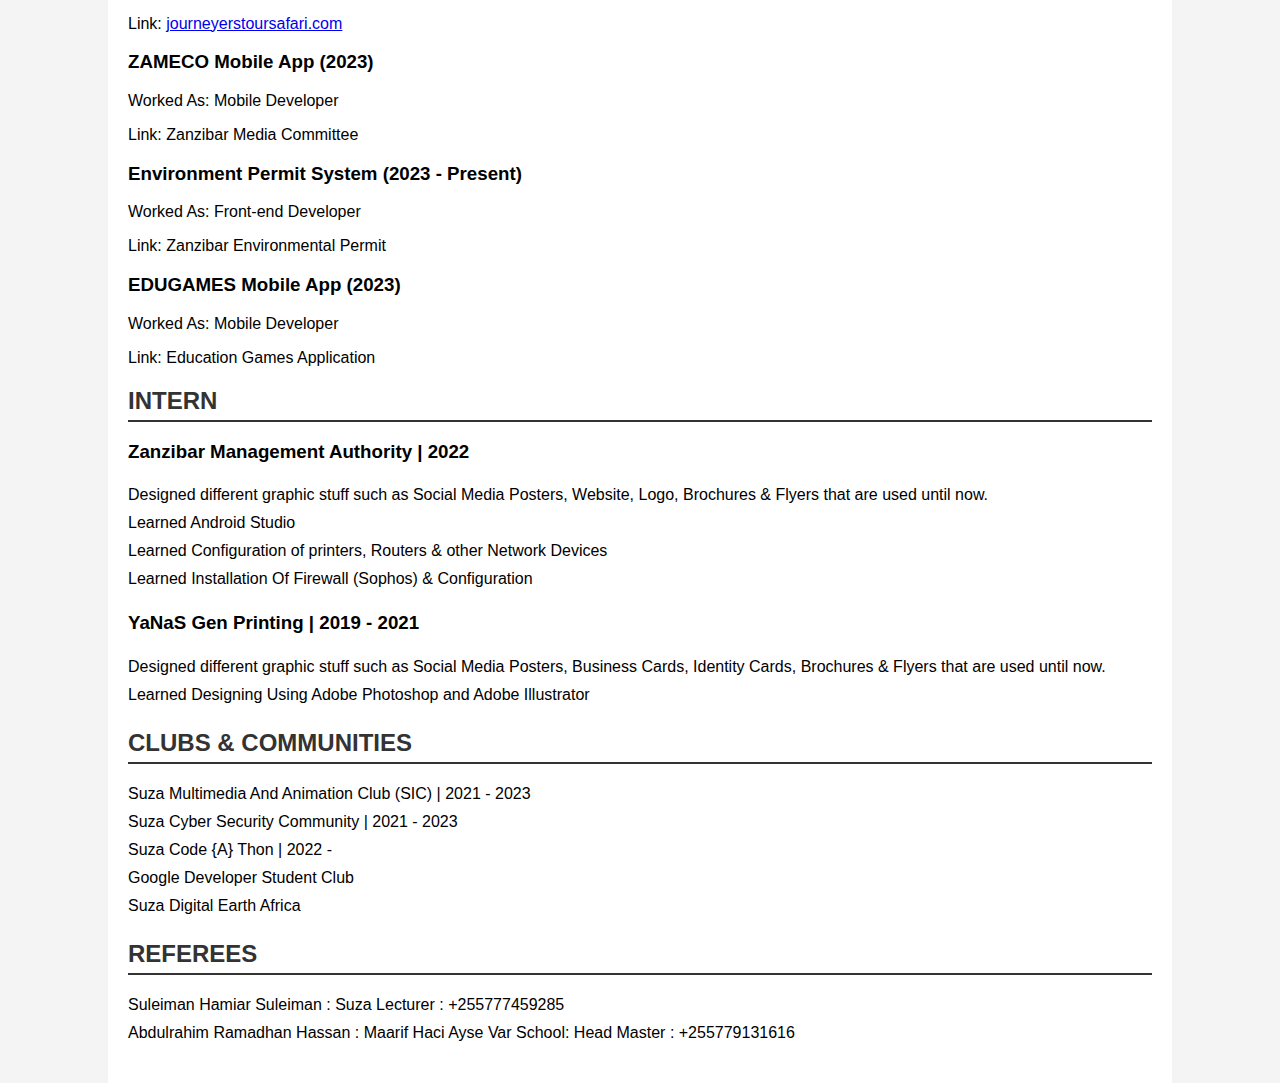
<file: v1.html>
<!DOCTYPE html>
<html lang="en">
<head>
    <meta charset="UTF-8">
    <meta name="viewport" content="width=device-width, initial-scale=1.0">
    <title>Usama Talib - Resume</title>
    <style>
        body {
            font-family: Arial, sans-serif;
            margin: 0;
            padding: 0;
            background-color: #f4f4f4;
        }
        .container {
            width: 80%;
            margin: auto;
            overflow: hidden;
            padding: 20px;
            background: white;
        }
        header {
            background: #333;
            color: #fff;
            padding: 10px 0;
            text-align: center;
        }
        header h1 {
            margin: 10px 0;
        }
        .profile-image {
            display: block;
            margin: 0 auto;
            border-radius: 50%;
            width: 150px;
            height: 150px;
        }
        .section-title {
            color: #333;
            border-bottom: 2px solid #333;
            padding-bottom: 5px;
            margin-bottom: 10px;
        }
        .contact-info a {
            color: #333;
            text-decoration: none;
        }
        .contact-info a:hover {
            text-decoration: underline;
        }
        ul {
            list-style: none;
            padding: 0;
        }
        ul li {
            padding: 5px 0;
        }
    </style>
</head>
<body>
    <header>
        <img src="./img/lion-mobile.jpg" alt="Usama Talib" class="profile-image">
        <h1>USAMA TALIB</h1>
        <p>INFORMATION TECHNOLOGY (IT) STUDENT</p>
    </header>
    <div class="container">
        <section>
            <h2 class="section-title">CONTACT</h2>
            <ul class="contact-info">
                <li><a href="https://github.com">Github</a></li>
                <li><a href="http://myresumesite.com">My Resume Site</a></li>
                <li><a href="https://instagram.com/usama.lion">Instagram: usama.lion</a></li>
                <li>WhatsApp: USAMA TALIB</li>
                <li>Email: <a href="mailto:mamenmasau@gmail.com">mamenmasau@gmail.com</a></li>
            </ul>
        </section>
        <section>
            <h2 class="section-title">SKILLS</h2>
            <h3>Programing Skills:</h3>
            <ul>
                <li>HTML, CSS & BOOTSTRAP</li>
                <li>PHP</li>
                <li>Python</li>
                <li>Android Studio</li>
                <li>Visual Basics</li>
                <li>UI Design</li>
                <li>JavaScript</li>
            </ul>
            <h3>Digital Marketing & Branding Skills:</h3>
            <ul>
                <li>Graphics Design</li>
                <li>Website Design</li>
                <li>Website Management</li>
                <li>Social Media Management</li>
                <li>Social Media Contents Creation</li>
            </ul>
            <h3>Other Skills:</h3>
            <ul>
                <li>PC Maintenance</li>
                <li>Swimming</li>
                <li>Driving</li>
            </ul>
        </section>
        <section>
            <h2 class="section-title">EDUCATION</h2>
            <h3>Information Technology (IT)</h3>
            <p>(2022 – 2023): The State University Of Zanzibar (SUZA)</p>
            <p>Relevant courses:</p>
            <ul>
                <li>Programming</li>
                <li>Database System</li>
                <li>System Analysis & Design</li>
                <li>Graphic Design</li>
                <li>Website Design</li>
                <li>Android Studio</li>
                <li>Linux Administration</li>
            </ul>
            <h3>Advanced Education</h3>
            <p>(2018 - 2021): Maarif Haci Ayse Var School</p>
            <p>Relevant courses:</p>
            <ul>
                <li>Geography</li>
                <li>Chemistry</li>
                <li>Biology</li>
                <li>General Studies</li>
                <li>Basic And Applied Mathematics</li>
            </ul>
        </section>
        <section>
            <h2 class="section-title">AWARDS</h2>
            <ul>
                <li>11th Position in Machine Learning Model Building Hackathon (Africa) | 2022.</li>
                <li>2nd Position in Code in the Dark (offline coding) in Google Developer Students Club SUZA | 2023.</li>
            </ul>
        </section>
        <section>
            <h2 class="section-title">ABOUT ME</h2>
            <p>I'm a Tanzanian by nationality, passionate about Cyber Security and I am on my journey of learning. Additionally, I am also passionate about Data Science and Application Development, and I think these will help me in my Cyber Security learning. I'm also passionate about seeing changes in the technology ecosystem in Tanzania (especially Zanzibar) and Africa as a whole. I'm strategically utilizing my proficient knowledge in Electronics, and Computer to bring impactful technology changes.</p>
        </section>
        <section>
            <h2 class="section-title">WORK EXPERIENCE</h2>
            <h3>YaNaS Gen Printing (2019 - 2021)</h3>
            <p>Worked As:</p>
            <ul>
                <li>Graphic Designer</li>
                <li>Digital Marketer</li>
                <li>IT Specialist</li>
                <li>Networker</li>
            </ul>
            <h3>Zanzibar Management Authority (ZEMA) (2022)</h3>
            <p>Worked As:</p>
            <ul>
                <li>Installation Of Firewall</li>
                <li>Networking</li>
                <li>Web Development</li>
            </ul>
            <p>Link: <a href="https://zema.go.tz">zema.go.tz</a></p>
            <h3>HM&Y Technology (2023 - PRESENT)</h3>
            <p>Worked As:</p>
            <ul>
                <li>Software Developer</li>
            </ul>
            <h3>TAMWA (Tanzania Media Women's Association) (2023 - PRESENT)</h3>
            <p>Worked As:</p>
            <ul>
                <li>Software Developer</li>
                <li>IT Assistance</li>
            </ul>
        </section>
        <section>
            <h2 class="section-title">MY PROJECTS</h2>
            <h3>Bright Future Furniture System (2022)</h3>
            <p>Worked As: Full-stack Developer</p>
            <p>Technologies: JavaScript, jQuery, Ajax, and PHP</p>
            <p>Link: <a href="https://brightfuturefurniture.com">brightfuturefurniture.com</a></p>
            <h3>Enjoy Family Zanzibar Tours (2023)</h3>
            <p>Worked As: Full-stack Developer</p>
            <p>Link: <a href="https://enjoyfamilyzanzibartours.co.tz">enjoyfamilyzanzibartours.co.tz</a></p>
            <h3>Journeyers Tour And Safari (2023)</h3>
            <p>Worked As: Full-stack Developer (React with Node.js)</p>
            <p>Link: <a href="https://journeyerstoursafari.com">journeyerstoursafari.com</a></p>
            <h3>ZAMECO Mobile App (2023)</h3>
            <p>Worked As: Mobile Developer</p>
            <p>Link: Zanzibar Media Committee</p>
            <h3>Environment Permit System (2023 - Present)</h3>
            <p>Worked As: Front-end Developer</p>
            <p>Link: Zanzibar Environmental Permit</p>
            <h3>EDUGAMES Mobile App (2023)</h3>
            <p>Worked As: Mobile Developer</p>
            <p>Link: Education Games Application</p>
        </section>
        <section>
            <h2 class="section-title">INTERN</h2>
            <h3>Zanzibar Management Authority | 2022</h3>
            <ul>
                <li>Designed different graphic stuff such as Social Media Posters, Website, Logo, Brochures & Flyers that are used until now.</li>
                <li>Learned Android Studio</li>
                <li>Learned Configuration of printers, Routers & other Network Devices</li>
                <li>Learned Installation Of Firewall (Sophos) & Configuration</li>
            </ul>
            <h3>YaNaS Gen Printing | 2019 - 2021</h3>
            <ul>
                <li>Designed different graphic stuff such as Social Media Posters, Business Cards, Identity Cards, Brochures & Flyers that are used until now.</li>
                <li>Learned Designing Using Adobe Photoshop and Adobe Illustrator</li>
            </ul>
        </section>
        <section>
            <h2 class="section-title">CLUBS & COMMUNITIES</h2>
            <ul>
                <li>Suza Multimedia And Animation Club (SIC) | 2021 - 2023</li>
                <li>Suza Cyber Security Community | 2021 - 2023</li>
                <li>Suza Code {A} Thon | 2022 -</li>
                <li>Google Developer Student Club</li>
                <li>Suza Digital Earth Africa</li>
            </ul>
        </section>
        <section>
            <h2 class="section-title">REFEREES</h2>
            <ul>
                <li>Suleiman Hamiar Suleiman : Suza Lecturer : +255777459285</li>
                <li>Abdulrahim Ramadhan Hassan : Maarif Haci Ayse Var School: Head Master : +255779131616</li>
            </ul>
        </section>
    </div>
</body>
</html>
</file>
